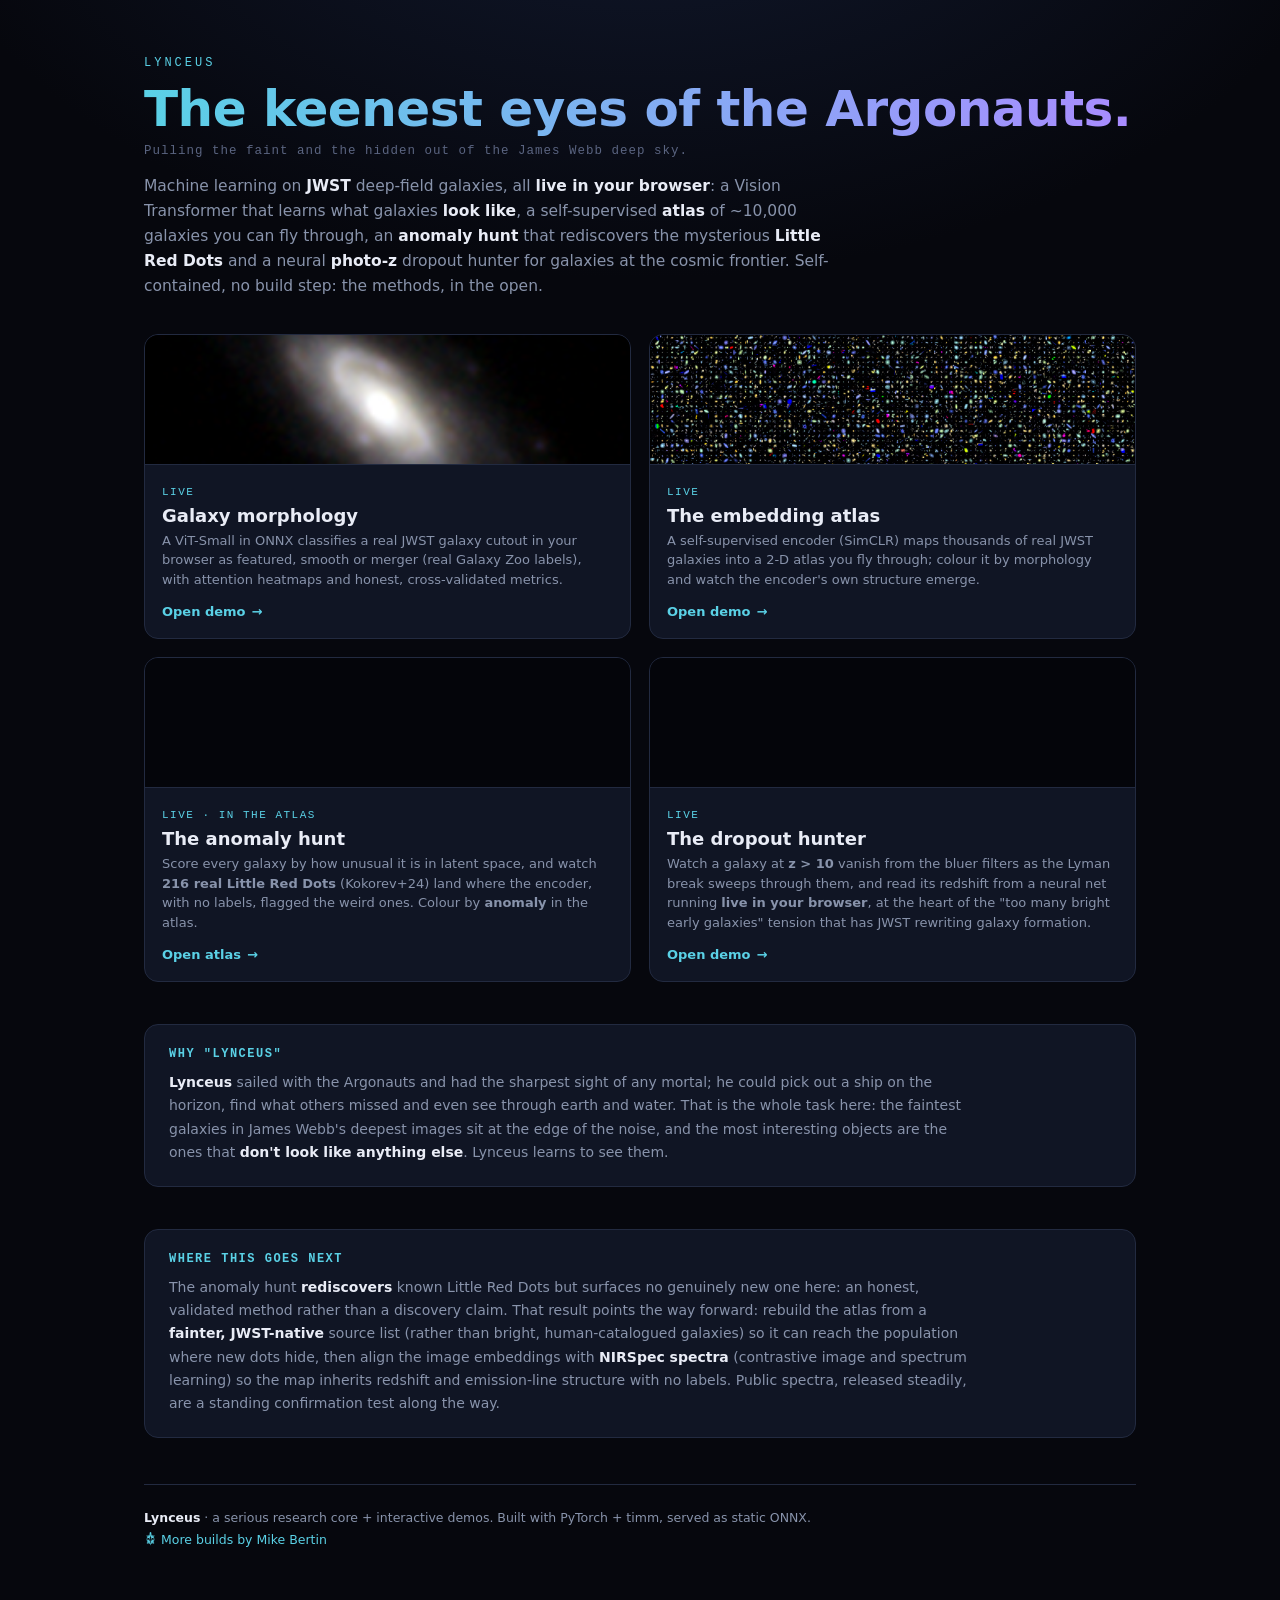
<file: docs/index.html>
<!DOCTYPE html>
<html lang="en">
<head>
<meta charset="utf-8">
<meta name="viewport" content="width=device-width, initial-scale=1">
<title>Lynceus · Machine learning on the JWST deep sky</title>
<meta name="description" content="The keenest-sighted of the Argonauts: machine learning on James Webb deep-field galaxies, live in your browser. A Vision Transformer morphology classifier, a self-supervised atlas of ~10,000 galaxies, a Little Red Dot anomaly hunt and a neural photometric-redshift dropout hunter.">
<link rel="icon" href="badge.svg" type="image/svg+xml">
<meta property="og:type" content="website">
<meta property="og:url" content="https://mikebertin.github.io/lynceus/">
<meta property="og:title" content="Lynceus · ML on the JWST deep sky">
<meta property="og:description" content="Four live in-browser demos on real JWST galaxies: morphology (ViT), a self-supervised atlas you fly through, a Little Red Dot anomaly hunt and a neural photo-z dropout hunter.">
<meta property="og:image" content="https://mikebertin.github.io/lynceus/card.png">
<meta property="og:image:width" content="1200">
<meta property="og:image:height" content="630">
<meta name="twitter:card" content="summary_large_image">
<meta name="twitter:title" content="Lynceus · ML on the JWST deep sky">
<meta name="twitter:description" content="Four live in-browser demos on real JWST galaxies: morphology, a self-supervised atlas, an anomaly hunt and a neural photo-z dropout hunter.">
<meta name="twitter:image" content="https://mikebertin.github.io/lynceus/card.png">
<link rel="stylesheet" href="shared/theme.css?v=3">
<style>
  h1{font-size:50px;margin:10px 0 6px}
  .lede{font-size:15.5px;max-width:710px}
  .grid{display:grid;grid-template-columns:repeat(2,1fr);gap:18px;margin-top:34px}
  @media(max-width:760px){.grid{grid-template-columns:1fr;max-width:440px;margin-inline:auto}}
  a.card,.card{text-decoration:none;color:inherit;background:var(--panel);border:1px solid var(--line);
    border-radius:14px;overflow:hidden;display:flex;flex-direction:column;transition:transform .15s,border-color .15s,box-shadow .15s}
  a.card:hover{transform:translateY(-4px);box-shadow:0 24px 50px -24px #000;border-color:var(--cyan)}
  .card.soon{opacity:.62}
  .thumb{height:130px;background:#04050a;border-bottom:1px solid var(--line);display:flex;align-items:center;justify-content:center;overflow:hidden}
  .thumb img{width:100%;height:100%;object-fit:cover}
  .body{padding:15px 17px 18px}
  .tag{font-family:var(--mono);font-size:11px;letter-spacing:1.5px;text-transform:uppercase;color:var(--cyan)}
  .body h2{font-size:18px;margin:6px 0 5px}
  .body p{color:var(--muted);font-size:13px;line-height:1.5;margin:0 0 12px}
  .open{font-size:13px;font-weight:600;color:var(--cyan);display:inline-flex;gap:6px}
  .soontag{font-family:var(--mono);font-size:11px;letter-spacing:1px;color:var(--muted);
    border:1px solid var(--line);border-radius:20px;padding:3px 10px;display:inline-block}
  .thread{margin-top:42px;background:var(--panel);border:1px solid var(--line);border-radius:14px;padding:22px 24px}
  .thread h3{font-size:12px;margin:0 0 10px;font-family:var(--mono);letter-spacing:1.5px;text-transform:uppercase;color:var(--cyan)}
  .thread p{color:var(--muted);font-size:14px;line-height:1.66;margin:0;max-width:800px}
  .thread b{color:var(--ink)}
</style>
</head>
<body>
<div class="wrap">
  <header>
    <div class="badge">Lynceus</div>
    <h1 class="grad">The keenest eyes of the Argonauts.</h1>
    <p class="sub">Pulling the faint and the hidden out of the James Webb deep sky.</p>
    <p class="lede" style="margin-top:16px">
      Machine learning on <b>JWST</b> deep-field galaxies, all <b>live in your browser</b>: a Vision
      Transformer that learns what galaxies <b>look like</b>, a self-supervised <b>atlas</b> of
      ~10,000 galaxies you can fly through, an <b>anomaly hunt</b> that rediscovers the mysterious
      <b>Little Red Dots</b> and a neural <b>photo-z</b> dropout hunter for galaxies at the cosmic
      frontier. Self-contained, no build step: the methods, in the open.
    </p>
  </header>

  <div class="grid">
    <a class="card" href="morphology/">
      <div class="thumb" id="thumb"></div>
      <div class="body">
        <span class="tag">Live</span>
        <h2>Galaxy morphology</h2>
        <p>A ViT-Small in ONNX classifies a real JWST galaxy cutout in your browser as featured, smooth or merger (real Galaxy Zoo labels), with attention heatmaps and honest,
           cross-validated metrics.</p>
        <span class="open">Open demo <span class="arr">→</span></span>
      </div>
    </a>

    <a class="card" href="atlas/">
      <div class="thumb"><img src="atlas/sprites.jpg" alt="atlas"></div>
      <div class="body">
        <span class="tag">Live</span>
        <h2>The embedding atlas</h2>
        <p>A self-supervised encoder (SimCLR) maps thousands of real JWST galaxies into a 2-D atlas
           you fly through; colour it by morphology and watch the encoder's own structure emerge.</p>
        <span class="open">Open demo <span class="arr">→</span></span>
      </div>
    </a>

    <a class="card" href="atlas/">
      <div class="thumb"></div>
      <div class="body">
        <span class="tag">Live · in the atlas</span>
        <h2>The anomaly hunt</h2>
        <p>Score every galaxy by how unusual it is in latent space, and watch <b>216 real
           Little Red Dots</b> (Kokorev+24) land where the encoder, with no labels, flagged the
           weird ones. Colour by <b>anomaly</b> in the atlas.</p>
        <span class="open">Open atlas <span class="arr">→</span></span>
      </div>
    </a>

    <a class="card" href="dropout/">
      <div class="thumb"></div>
      <div class="body">
        <span class="tag">Live</span>
        <h2>The dropout hunter</h2>
        <p>Watch a galaxy at <b>z &gt; 10</b> vanish from the bluer filters as the Lyman break sweeps
           through them, and read its redshift from a neural net running <b>live in your browser</b>, at the heart of the "too many bright early galaxies" tension that has JWST rewriting galaxy formation.</p>
        <span class="open">Open demo <span class="arr">→</span></span>
      </div>
    </a>
  </div>

  <div class="thread">
    <h3>Why "Lynceus"</h3>
    <p>
      <b>Lynceus</b> sailed with the Argonauts and had the sharpest sight of any mortal; he could
      pick out a ship on the horizon, find what others missed and even see through earth and water. That
      is the whole task here: the faintest galaxies in James Webb's deepest images sit at the edge of
      the noise, and the most interesting objects are the ones that <b>don't look like anything else</b>.
      Lynceus learns to see them.
    </p>
  </div>

  <div class="thread">
    <h3>Where this goes next</h3>
    <p>
      The anomaly hunt <b>rediscovers</b> known Little Red Dots but surfaces no genuinely new one here: an honest, validated method rather than a discovery claim. That result points the way
      forward: rebuild the atlas from a <b>fainter, JWST-native</b> source list (rather than
      bright, human-catalogued galaxies) so it can reach the population where new dots hide, then
      align the image embeddings with <b>NIRSpec spectra</b> (contrastive image and spectrum learning) so the map inherits redshift and emission-line structure with no labels. Public spectra,
      released steadily, are a standing confirmation test along the way.
    </p>
  </div>

  <footer>
    <b>Lynceus</b> · a serious research core + interactive demos.
    Built with PyTorch + timm, served as static ONNX. <span id="src"></span>
    <br><span class="hub"><img src="badge.svg" alt="" width="13" height="16"> <a href="https://mikebertin.github.io/">More builds by Mike Bertin</a></span>
  </footer>
</div>
<script>
  // Use a gallery cutout as the landing thumbnail if available.
  fetch("morphology/gallery.json").then(r=>r.json()).then(g=>{
    if(!g.length) return;
    const pick=g.find(x=>x.label==="disk")||g[0];
    const im=document.createElement("img");
    im.src="morphology/"+pick.img;
    document.getElementById("thumb").appendChild(im);
  }).catch(()=>{});
</script>
</body>
</html>
</file>
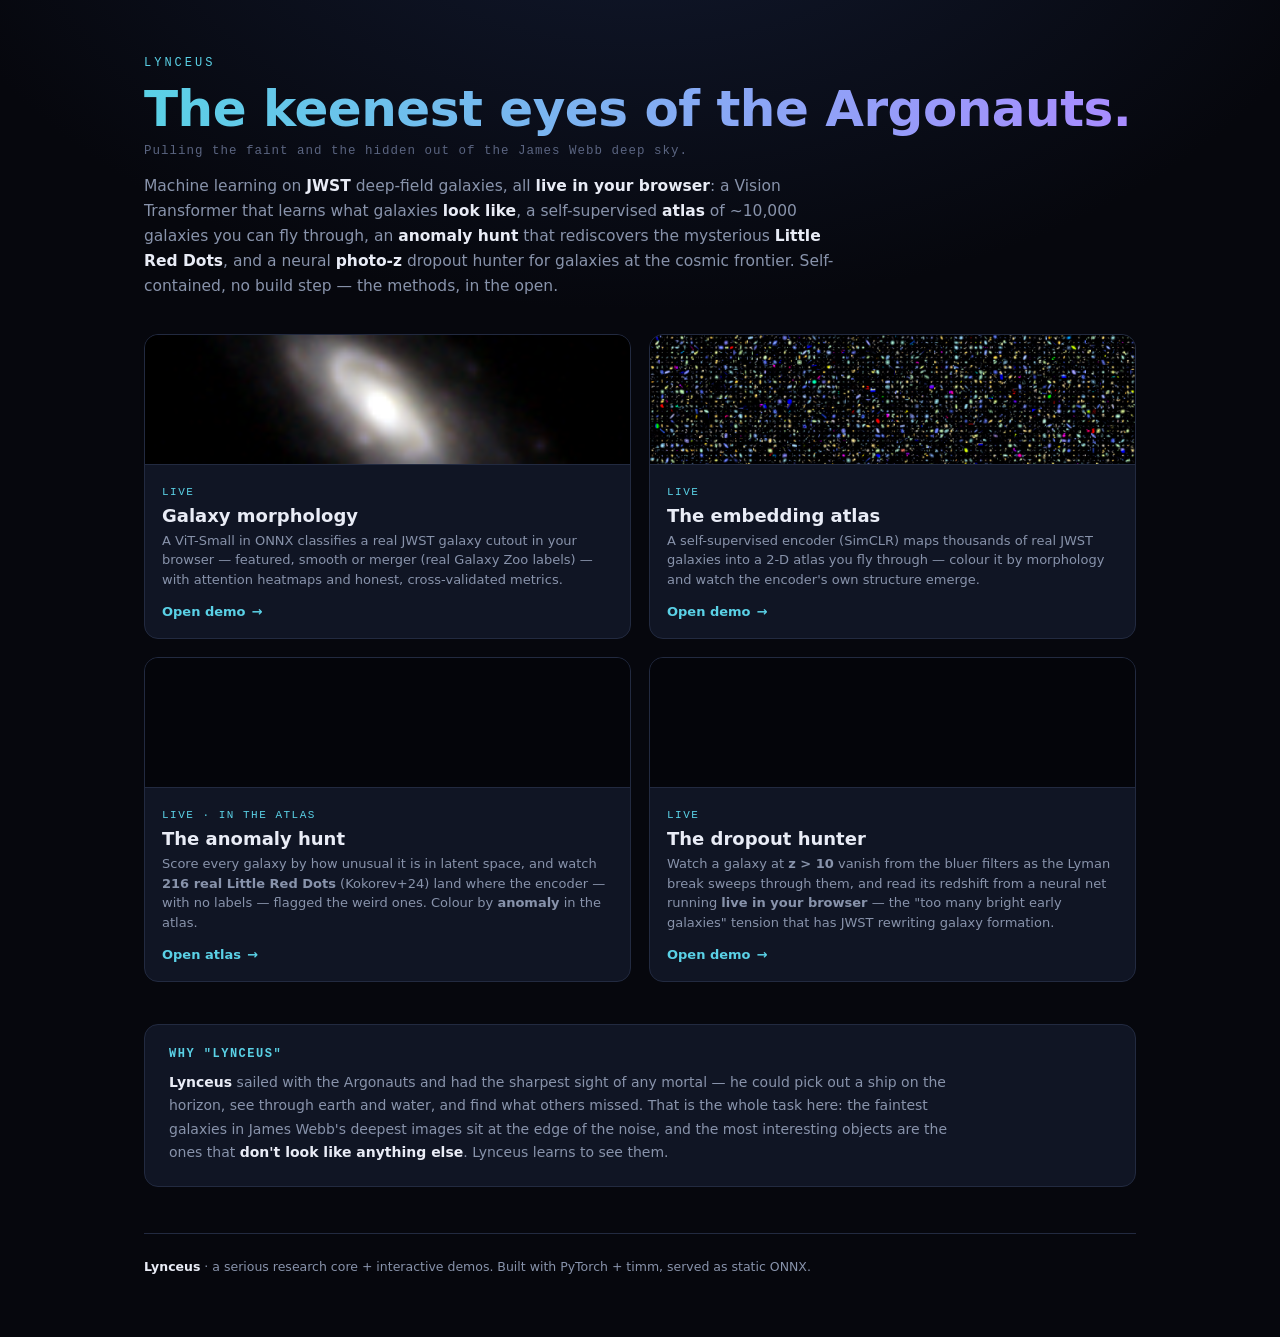
<file: web/index.html>
<!DOCTYPE html>
<html lang="en">
<head>
<meta charset="utf-8">
<meta name="viewport" content="width=device-width, initial-scale=1">
<title>Lynceus — Machine learning on the JWST deep sky</title>
<meta name="description" content="The keenest-sighted of the Argonauts: machine learning on James Webb deep-field galaxies, live in your browser. A Vision Transformer morphology classifier, a self-supervised atlas of ~10,000 galaxies, a Little Red Dot anomaly hunt, and a neural photometric-redshift dropout hunter.">
<link rel="icon" href="shared/favicon.svg" type="image/svg+xml">
<meta property="og:type" content="website">
<meta property="og:title" content="Lynceus — ML on the JWST deep sky">
<meta property="og:description" content="Four live in-browser demos on real JWST galaxies: morphology (ViT), a self-supervised atlas you fly through, a Little Red Dot anomaly hunt, and a neural photo-z dropout hunter.">
<meta name="twitter:card" content="summary">
<meta name="twitter:title" content="Lynceus — ML on the JWST deep sky">
<meta name="twitter:description" content="Four live in-browser demos on real JWST galaxies: morphology, a self-supervised atlas, an anomaly hunt, and a neural photo-z dropout hunter.">
<link rel="stylesheet" href="shared/theme.css?v=2">
<style>
  h1{font-size:50px;margin:10px 0 6px}
  .lede{font-size:15.5px;max-width:710px}
  .grid{display:grid;grid-template-columns:repeat(2,1fr);gap:18px;margin-top:34px}
  @media(max-width:760px){.grid{grid-template-columns:1fr;max-width:440px;margin-inline:auto}}
  a.card,.card{text-decoration:none;color:inherit;background:var(--panel);border:1px solid var(--line);
    border-radius:14px;overflow:hidden;display:flex;flex-direction:column;transition:transform .15s,border-color .15s,box-shadow .15s}
  a.card:hover{transform:translateY(-4px);box-shadow:0 24px 50px -24px #000;border-color:var(--cyan)}
  .card.soon{opacity:.62}
  .thumb{height:130px;background:#04050a;border-bottom:1px solid var(--line);display:flex;align-items:center;justify-content:center;overflow:hidden}
  .thumb img{width:100%;height:100%;object-fit:cover}
  .body{padding:15px 17px 18px}
  .tag{font-family:var(--mono);font-size:11px;letter-spacing:1.5px;text-transform:uppercase;color:var(--cyan)}
  .body h2{font-size:18px;margin:6px 0 5px}
  .body p{color:var(--muted);font-size:13px;line-height:1.5;margin:0 0 12px}
  .open{font-size:13px;font-weight:600;color:var(--cyan);display:inline-flex;gap:6px}
  .soontag{font-family:var(--mono);font-size:11px;letter-spacing:1px;color:var(--muted);
    border:1px solid var(--line);border-radius:20px;padding:3px 10px;display:inline-block}
  .thread{margin-top:42px;background:var(--panel);border:1px solid var(--line);border-radius:14px;padding:22px 24px}
  .thread h3{font-size:12px;margin:0 0 10px;font-family:var(--mono);letter-spacing:1.5px;text-transform:uppercase;color:var(--cyan)}
  .thread p{color:var(--muted);font-size:14px;line-height:1.66;margin:0;max-width:800px}
  .thread b{color:var(--ink)}
</style>
</head>
<body>
<div class="wrap">
  <header>
    <div class="badge">Lynceus</div>
    <h1 class="grad">The keenest eyes of the Argonauts.</h1>
    <p class="sub">Pulling the faint and the hidden out of the James Webb deep sky.</p>
    <p class="lede" style="margin-top:16px">
      Machine learning on <b>JWST</b> deep-field galaxies, all <b>live in your browser</b>: a Vision
      Transformer that learns what galaxies <b>look like</b>, a self-supervised <b>atlas</b> of
      ~10,000 galaxies you can fly through, an <b>anomaly hunt</b> that rediscovers the mysterious
      <b>Little Red Dots</b>, and a neural <b>photo-z</b> dropout hunter for galaxies at the cosmic
      frontier. Self-contained, no build step — the methods, in the open.
    </p>
  </header>

  <div class="grid">
    <a class="card" href="morphology/">
      <div class="thumb" id="thumb"></div>
      <div class="body">
        <span class="tag">Live</span>
        <h2>Galaxy morphology</h2>
        <p>A ViT-Small in ONNX classifies a real JWST galaxy cutout in your browser — featured,
           smooth or merger (real Galaxy Zoo labels) — with attention heatmaps and honest,
           cross-validated metrics.</p>
        <span class="open">Open demo <span class="arr">→</span></span>
      </div>
    </a>

    <a class="card" href="atlas/">
      <div class="thumb"><img src="atlas/sprites.jpg" alt="atlas"></div>
      <div class="body">
        <span class="tag">Live</span>
        <h2>The embedding atlas</h2>
        <p>A self-supervised encoder (SimCLR) maps thousands of real JWST galaxies into a 2-D atlas
           you fly through — colour it by morphology and watch the encoder's own structure emerge.</p>
        <span class="open">Open demo <span class="arr">→</span></span>
      </div>
    </a>

    <a class="card" href="atlas/">
      <div class="thumb"></div>
      <div class="body">
        <span class="tag">Live · in the atlas</span>
        <h2>The anomaly hunt</h2>
        <p>Score every galaxy by how unusual it is in latent space, and watch <b>216 real
           Little Red Dots</b> (Kokorev+24) land where the encoder — with no labels — flagged the
           weird ones. Colour by <b>anomaly</b> in the atlas.</p>
        <span class="open">Open atlas <span class="arr">→</span></span>
      </div>
    </a>

    <a class="card" href="dropout/">
      <div class="thumb"></div>
      <div class="body">
        <span class="tag">Live</span>
        <h2>The dropout hunter</h2>
        <p>Watch a galaxy at <b>z &gt; 10</b> vanish from the bluer filters as the Lyman break sweeps
           through them, and read its redshift from a neural net running <b>live in your browser</b> —
           the "too many bright early galaxies" tension that has JWST rewriting galaxy formation.</p>
        <span class="open">Open demo <span class="arr">→</span></span>
      </div>
    </a>
  </div>

  <div class="thread">
    <h3>Why "Lynceus"</h3>
    <p>
      <b>Lynceus</b> sailed with the Argonauts and had the sharpest sight of any mortal — he could
      pick out a ship on the horizon, see through earth and water, and find what others missed. That
      is the whole task here: the faintest galaxies in James Webb's deepest images sit at the edge of
      the noise, and the most interesting objects are the ones that <b>don't look like anything else</b>.
      Lynceus learns to see them.
    </p>
  </div>

  <footer>
    <b>Lynceus</b> · a serious research core + interactive demos.
    Built with PyTorch + timm, served as static ONNX. <span id="src"></span>
  </footer>
</div>
<script>
  // Use a gallery cutout as the landing thumbnail if available.
  fetch("morphology/gallery.json").then(r=>r.json()).then(g=>{
    if(!g.length) return;
    const pick=g.find(x=>x.label==="disk")||g[0];
    const im=document.createElement("img");
    im.src="morphology/"+pick.img;
    document.getElementById("thumb").appendChild(im);
  }).catch(()=>{});
</script>
</body>
</html>
</file>
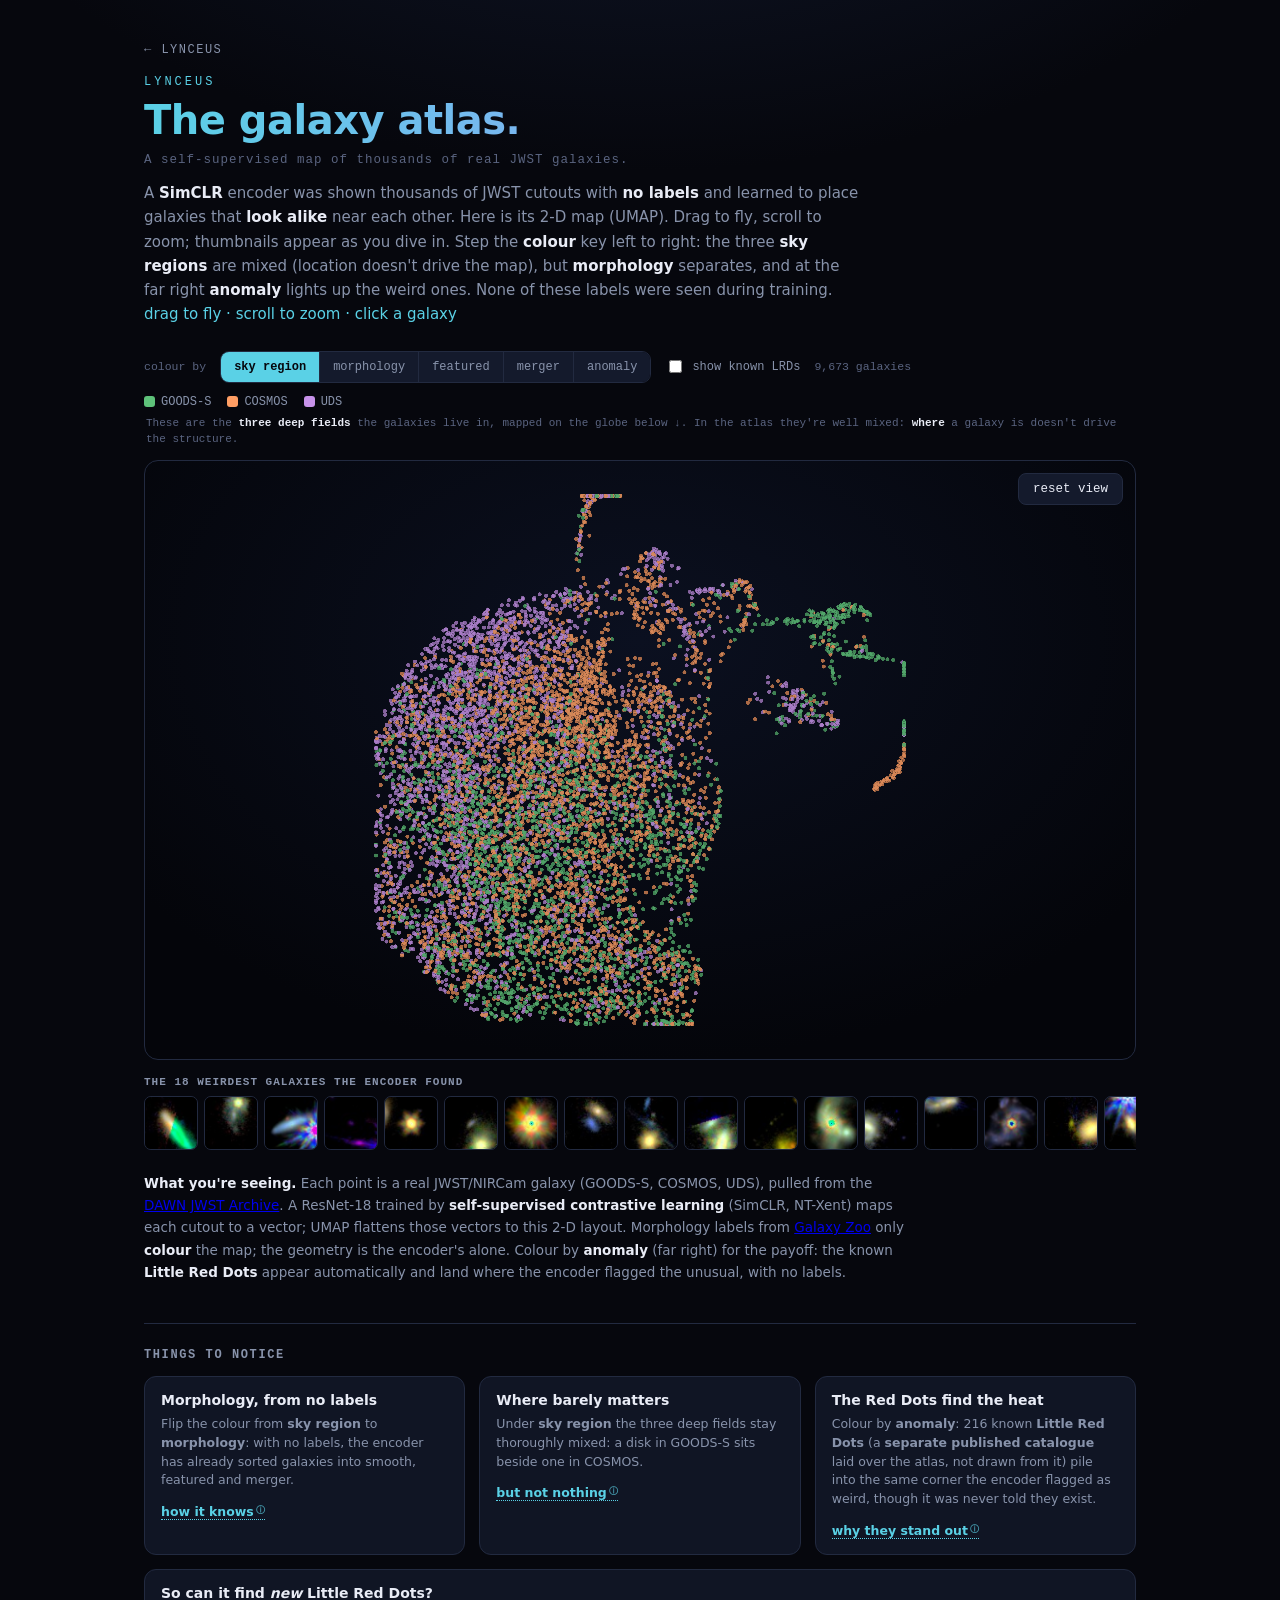
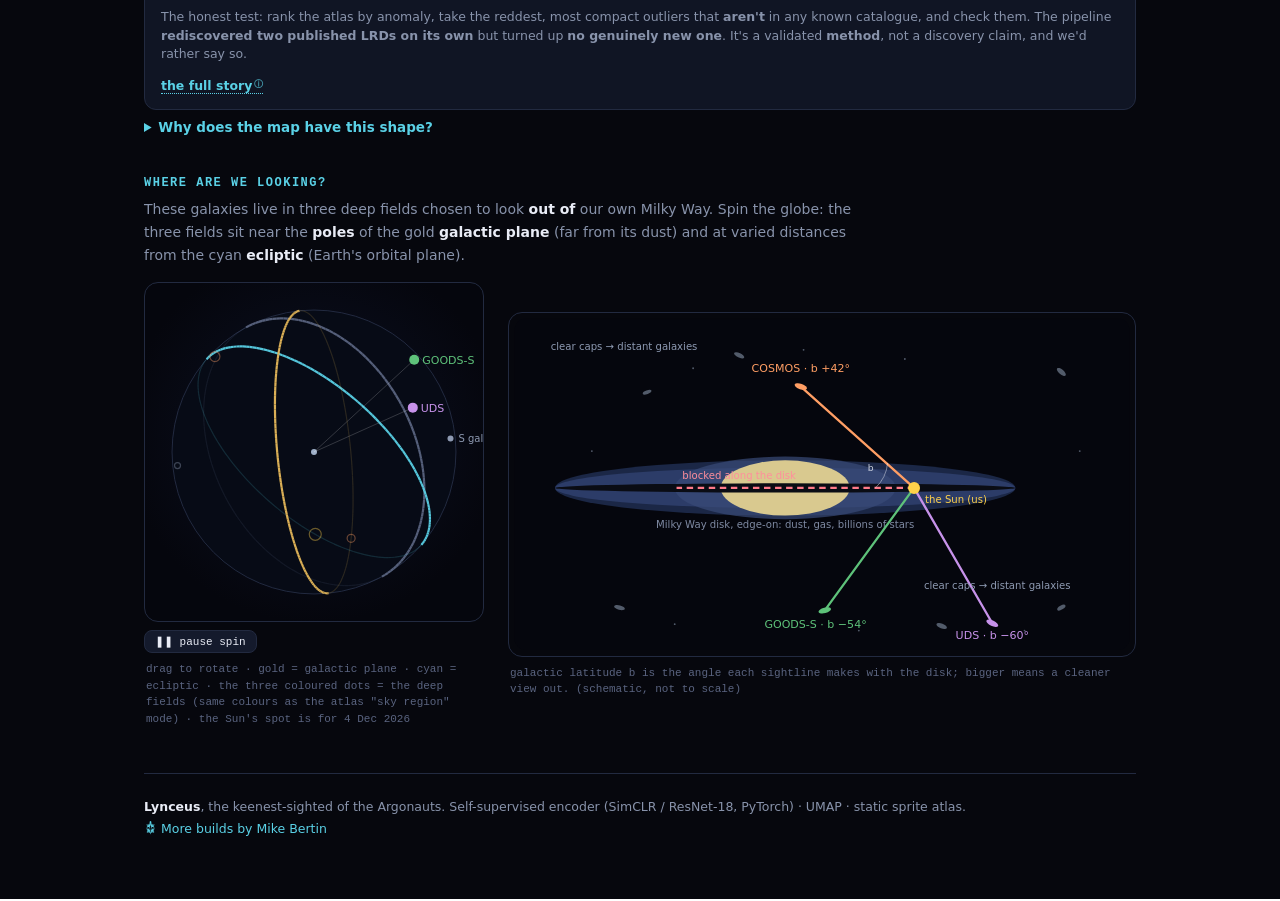
<file: docs/atlas/index.html>
<!DOCTYPE html>
<html lang="en">
<head>
<meta charset="utf-8">
<meta name="viewport" content="width=device-width, initial-scale=1">
<title>Lynceus · The galaxy atlas</title>
<meta name="description" content="Fly through a self-supervised embedding of thousands of real JWST galaxies. A SimCLR encoder learned what galaxies look like with no labels; colour the map by Galaxy Zoo morphology.">
<link rel="icon" href="../badge.svg" type="image/svg+xml">
<meta property="og:type" content="website">
<meta property="og:url" content="https://mikebertin.github.io/lynceus/atlas/">
<meta property="og:title" content="Lynceus · The galaxy atlas">
<meta property="og:description" content="Fly through a self-supervised (SimCLR) embedding of ~10,000 real JWST galaxies. Structure emerges with no labels, and 216 known Little Red Dots light up the anomalous corner the encoder flagged on its own.">
<meta property="og:image" content="https://mikebertin.github.io/lynceus/card.png">
<meta property="og:image:width" content="1200">
<meta property="og:image:height" content="630">
<meta name="twitter:card" content="summary_large_image">
<meta name="twitter:title" content="Lynceus · The galaxy atlas">
<meta name="twitter:description" content="Fly through a self-supervised embedding of ~10,000 real JWST galaxies; morphology and anomalies emerge with no labels.">
<meta name="twitter:image" content="https://mikebertin.github.io/lynceus/card.png">
<link rel="stylesheet" href="../shared/theme.css?v=3">
<style>
  .barrow{display:flex;gap:14px;align-items:center;flex-wrap:wrap;margin:16px 0 12px}
  .seg{display:inline-flex;border:1px solid var(--line);border-radius:9px;overflow:hidden}
  .seg button{font-family:var(--mono);font-size:12px;color:var(--muted);background:var(--panel2);
    border:none;padding:8px 13px;cursor:pointer;border-left:1px solid var(--line)}
  .seg button:first-child{border-left:none}
  .seg button.on{color:#06070d;background:var(--cyan);font-weight:700}
  .seg.on-amber button.on{background:var(--amber)} .seg.on-rose button.on{background:var(--rose)}
  /* on narrow screens let the 5 colour-by options wrap into chips so none clips off-screen */
  @media(max-width:560px){
    .seg{flex-wrap:wrap;overflow:visible;border:none;border-radius:0;gap:6px}
    .seg button,.seg button:first-child{border:1px solid var(--line);border-radius:8px}
  }
  .hint{font-family:var(--mono);font-size:11.5px;color:var(--faint)}
  .legend{display:flex;gap:16px;flex-wrap:wrap;font-family:var(--mono);font-size:12px;color:var(--muted)}
  .legend span{display:inline-flex;align-items:center;gap:6px}
  .legend i{width:11px;height:11px;border-radius:3px;display:inline-block}
  .stage{position:relative;width:100%;height:600px;border:1px solid var(--line);border-radius:14px;
    overflow:hidden;background:radial-gradient(900px 600px at 50% 30%,#0b1020,#04050a 70%);cursor:grab}
  .stage.drag{cursor:grabbing}
  #atlasgl,#atlas{position:absolute;inset:0;width:100%;height:100%;display:block}
  .tip{position:absolute;pointer-events:none;z-index:5;background:#0a0e1aee;border:1px solid var(--line);
    border-radius:10px;padding:8px;opacity:0;transition:opacity .08s;box-shadow:0 18px 40px -18px #000;width:150px}
  .tip img{width:100%;border-radius:6px;display:block;background:#04050a;image-rendering:auto}
  .tip .meta{font-family:var(--mono);font-size:10.5px;color:var(--muted);margin-top:6px;line-height:1.5}
  .tip .meta b{color:var(--ink)}
  .reset{position:absolute;top:12px;right:12px;z-index:6}
  #count{font-family:var(--mono);font-size:11.5px;color:var(--faint)}
  .loading{position:absolute;inset:0;display:flex;align-items:center;justify-content:center;
    font-family:var(--mono);font-size:13px;color:var(--muted);gap:10px;z-index:7;transition:opacity .3s}
  .loading.hide{opacity:0;pointer-events:none}
  .spin{width:16px;height:16px;border:2px solid var(--line);border-top-color:var(--cyan);
    border-radius:50%;animation:spin .8s linear infinite}
  @keyframes spin{to{transform:rotate(360deg)}}
  .detail{position:absolute;left:12px;bottom:12px;z-index:6;width:188px;background:#0a0e1af2;
    border:1px solid var(--line);border-radius:12px;padding:10px;opacity:0;pointer-events:none;
    transition:opacity .15s;box-shadow:0 18px 40px -18px #000}
  .detail.on{opacity:1;pointer-events:auto}
  .detail img{width:100%;border-radius:7px;display:block;background:#04050a;image-rendering:auto}
  .detail .dl{font-family:var(--mono);font-size:11px;color:var(--muted);margin-top:8px;line-height:1.6}
  .detail .dl b{color:var(--ink)} .detail .dl .pill{color:#06070d;padding:1px 7px;border-radius:20px;font-weight:700}
  .detail .x{position:absolute;top:7px;right:9px;cursor:pointer;color:var(--muted);font-size:15px;line-height:1}
  .detail .x:hover{color:var(--ink)}
  .barhint{font-family:var(--mono);font-size:11px;color:var(--faint);margin-left:auto}
  .ctx-h{font-family:var(--mono);font-size:12px;letter-spacing:1.5px;text-transform:uppercase;color:var(--cyan);margin:38px 0 0}
  .ctx-grid{display:grid;grid-template-columns:minmax(0,340px) 1fr;gap:24px;align-items:center;margin-top:16px}
  @media(max-width:760px){.ctx-grid{grid-template-columns:1fr}}
  .globe-wrap{position:relative;width:100%;max-width:340px;aspect-ratio:1;border:1px solid var(--line);
    border-radius:14px;background:radial-gradient(circle at 50% 45%,#0c1124,#05060d 75%);cursor:grab;touch-action:none}
  .globe-wrap:active{cursor:grabbing}
  #globe{display:block;width:100%;height:100%}
  button.spinbtn{margin-top:8px;font-size:11px;padding:4px 10px}
  .cap{font-family:var(--mono);font-size:11px;color:var(--faint);margin:8px 2px 0;line-height:1.5}
  .edge{min-width:0}
  .edge svg{width:100%;height:auto;display:block;border:1px solid var(--line);border-radius:14px}
  .lrdtog{font-family:var(--mono);font-size:12px;color:var(--muted);display:inline-flex;gap:7px;align-items:center;cursor:pointer}
  .lrdtog input{accent-color:#ff5a4d}
  #lrdstat b{color:var(--ink)}
  .weird{margin-top:16px}
  .weird h3{font-family:var(--mono);font-size:11px;letter-spacing:1px;text-transform:uppercase;color:var(--muted);margin:0 0 8px}
  .weirdrow{display:flex;gap:6px;overflow-x:auto;padding-bottom:4px}
  .weirdrow img{width:54px;height:54px;flex:0 0 auto;border-radius:7px;border:1px solid var(--line);cursor:pointer;background:#04050a}
  .weirdrow img:hover{border-color:#ff5a4d}
</style>
</head>
<body>
<div class="wrap">
  <a class="back" href="../">&larr; Lynceus</a>
  <header>
    <div class="badge">Lynceus</div>
    <h1 class="grad">The galaxy atlas.</h1>
    <p class="sub">A self-supervised map of thousands of real JWST galaxies.</p>
    <p class="lede" style="margin-top:14px">
      A <b>SimCLR</b> encoder was shown thousands of JWST cutouts with <b>no labels</b> and learned
      to place galaxies that <b>look alike</b> near each other. Here is its 2-D map (UMAP). Drag to
      fly, scroll to zoom; thumbnails appear as you dive in. Step the <b>colour</b> key left to right:
      the three <b>sky regions</b> are mixed (location doesn't drive the map), but <b>morphology</b>
      separates, and at the far right <b>anomaly</b> lights up the weird ones. None of these labels
      were seen during training. <span id="status">loading atlas…</span>
    </p>
  </header>

  <div class="barrow">
    <span class="hint">colour by</span>
    <div class="seg" id="colorseg">
      <button data-mode="region" class="on">sky region</button>
      <button data-mode="morph">morphology</button>
      <button data-mode="featured">featured</button>
      <button data-mode="merger">merger</button>
      <button data-mode="anomaly">anomaly</button>
    </div>
    <label class="lrdtog"><input type="checkbox" id="lrdToggle"> show known LRDs</label>
    <span id="count"></span>
  </div>

  <div class="legend" id="legend"></div>
  <p id="lrdstat" class="cap" style="margin-top:6px"></p>

  <div class="stage" id="stage" style="margin-top:12px">
    <canvas id="atlasgl"></canvas>
    <canvas id="atlas"></canvas>
    <button class="ghost reset" id="reset">reset view</button>
    <div class="tip" id="tip"></div>
    <div class="detail" id="detail"></div>
    <div class="loading" id="loading"><span class="spin"></span> loading atlas…</div>
  </div>

  <div class="weird" id="weird"></div>

  <p class="note">
    <b>What you're seeing.</b> Each point is a real JWST/NIRCam galaxy (GOODS-S, COSMOS, UDS), pulled
    from the <a href="https://dawn-cph.github.io/dja/">DAWN JWST Archive</a>. A ResNet-18 trained by
    <b>self-supervised contrastive learning</b> (SimCLR, NT-Xent) maps each cutout to a vector; UMAP
    flattens those vectors to this 2-D layout. Morphology labels from
    <a href="https://data.galaxyzoo.org/">Galaxy Zoo</a> only <b>colour</b> the map; the geometry is
    the encoder's alone. Colour by <b>anomaly</b> (far right) for the payoff: the known
    <b>Little Red Dots</b> appear automatically and land where the encoder flagged the unusual, with no labels.
  </p>

  <section class="notice">
    <h2 class="notice-title">Things to notice</h2>
    <div class="notice-grid">
      <div class="ncard">
        <h3>Morphology, from no labels</h3>
        <p>Flip the colour from <b>sky region</b> to <b>morphology</b>: with no labels, the encoder
           has already sorted galaxies into smooth, featured and merger.</p>
        <span class="x why">how it knows</span>
        <div class="explain"><h4>It only ever saw pixels</h4>
          <p>SimCLR pulls two random crops of the <b>same</b> cutout together and pushes different
             galaxies apart, so look-alikes end up neighbours.</p>
          <p class="muted">The Galaxy Zoo votes only <b>colour</b> the finished map; they never
             touched training.</p></div>
      </div>
      <div class="ncard">
        <h3>Where barely matters</h3>
        <p>Under <b>sky region</b> the three deep fields stay thoroughly mixed: a disk in GOODS-S
           sits beside one in COSMOS.</p>
        <span class="x why">but not nothing</span>
        <div class="explain"><h4>A faint survey fingerprint</h4>
          <p>A classifier can still guess the field <b>63%</b> of the time (&plusmn;0.5% across folds,
             vs 41% by chance), but that's mostly survey <b>depth and PSF</b>, not real structure.</p>
          <p class="muted">And the Red-Dot signal isn't a depth artefact: retrain the encoder with a
             whole field held out, and the anomaly enrichment on that unseen field survives, so it's
             about galaxies, not the survey.</p></div>
      </div>
      <div class="ncard">
        <h3>The Red Dots find the heat</h3>
        <p>Colour by <b>anomaly</b>: 216 known <b>Little Red Dots</b> (a <b>separate published
           catalogue</b> laid over the atlas, not drawn from it) pile into the same corner the encoder
           flagged as weird, though it was never told they exist.</p>
        <span class="x why">why they stand out</span>
        <div class="explain"><h4>Compact <i>and</i> red = isolated</h4>
          <p>LRDs are compact, uncommon and genuinely <b>red</b>, so they sit far from everything in
             latent space → a high anomaly score (<b>7.4&times;</b> enriched in the top 10%; 95% CI
             6.8&ndash;7.9&times;, p&lt;0.0001 against a random-galaxy null). The 216 are
             every known Little Red Dot in these fields, a fixed set.</p>
          <p class="muted">The encoder is <b>point-source aware</b>: each cutout is centred on its
             source and stretched against the real sky noise, so empty sky stays dark instead of
             becoming colour static. That sharpened the signal from ~5&times; to <b>7.4&times;</b>, and it holds up even on a deep field the encoder was never trained on.</p></div>
      </div>
      <div class="ncard" style="grid-column:1/-1">
        <h3>So can it find <i>new</i> Little Red Dots?</h3>
        <p>The honest test: rank the atlas by anomaly, take the reddest, most compact outliers that
           <b>aren't</b> in any known catalogue, and check them. The pipeline <b>rediscovered two
           published LRDs on its own</b> but turned up <b>no genuinely new one</b>. It's a validated
           <b>method</b>, not a discovery claim, and we'd rather say so.</p>
        <span class="x why">the full story</span>
        <div class="explain"><h4>Rediscovery yes, discovery no, and we can show why</h4>
          <p>The two rediscoveries (Akins+24 COSMOS-Web dots, matched to 0.14&Prime;) are the real win:
             the encoder flagged them with <b>no labels</b>, and they pass the published selection cuts: an end-to-end validation. The rest of the shortlist looked red only in <b>quick-look</b>
             photometry; measured in the <b>full survey catalogues</b> they come out at
             F277W&minus;F444W&nbsp;&approx;&nbsp;0, not the &approx;1 of a real Red Dot.</p>
          <p class="muted">The reason is built in: this atlas is seeded from <b>bright, human-classified</b>
             Galaxy&nbsp;Zoo galaxies, so it can't reach the <b>faint</b> population where undiscovered
             Red Dots hide. Catching those needs a fainter, JWST-native starting sample, the next build.</p></div>
      </div>
    </div>
  </section>

  <details class="note" style="margin-top:6px">
    <summary style="cursor:pointer;color:var(--cyan);font-weight:600">Why does the map have this shape?</summary>
    <div style="margin-top:10px">
      <b>The outline is the projection's, not the galaxies'.</b> UMAP squeezes the encoder's
      512-dimensional vectors down to 2-D; the overall silhouette depends on UMAP's settings and a
      random seed. Change them and the blob reshapes, but <b>which galaxies sit together</b> stays
      put. Read it like a subway map: adjacency is meaningful and the outline isn't; the axes have
      no units.<br><br>
      <b>It's one connected cloud, not separate islands</b>, because morphology is a continuum (smooth blends into featured blends into disturbed), so colour shifts gradually instead of
      snapping into clusters.<br><br>
      <b>Dense vs sparse = common vs rare appearance.</b> The crowded interior is the big population
      of small, smooth sources; the thin spikes reaching the edges are unusual cutouts (very compact,
      very extended, or artefacts) that the layout flings outward. Those outliers are exactly what
      the <b>anomaly</b> colour mode scores, and where the known Little Red Dots land.<br><br>
      <b>Two colour caveats.</b> The sizes of the morphology-coloured regions reflect our balanced
      sampling, not the true sky mix; and under <b>sky region</b> the colours stay intermixed, confirming the geometry follows what galaxies <i>look like</i>, not where they are.
    </div>
  </details>

  <h2 class="ctx-h">Where are we looking?</h2>
  <p class="lede" style="margin-top:8px;font-size:14px">
    These galaxies live in three deep fields chosen to look <b>out of</b> our own Milky Way. Spin the
    globe: the three fields sit near the <b>poles</b> of the gold <b>galactic plane</b> (far from
    its dust) and at varied distances from the cyan <b>ecliptic</b> (Earth's orbital plane).
  </p>
  <div class="ctx-grid">
    <div>
      <div class="globe-wrap"><canvas id="globe"></canvas></div>
      <button class="ghost spinbtn" id="globeSpin" type="button">❚❚ pause spin</button>
      <p class="cap">drag to rotate · gold = galactic plane · cyan = ecliptic · the three coloured dots = the deep fields (same colours as the atlas "sky region" mode) · the Sun's spot is for <span id="sundate">today</span></p>
    </div>
    <div class="edge">
      <svg viewBox="0 0 680 372" role="img" xmlns="http://www.w3.org/2000/svg">
        <title>Edge-on cutaway: sightlines from the Sun out of the galactic disk to the deep fields</title>
        <desc>The Milky Way drawn edge-on. A sightline along the disk is blocked; sightlines to COSMOS, GOODS-S and UDS leave the disk steeply into the clear galactic caps.</desc>
        <rect x="6" y="6" width="668" height="360" rx="12" fill="#05060d"/>
        <g fill="#9fb0c8" fill-opacity="0.5">
          <ellipse cx="250" cy="46" rx="6" ry="2.4" transform="rotate(25 250 46)"/>
          <ellipse cx="150" cy="86" rx="5" ry="2" transform="rotate(-20 150 86)"/>
          <ellipse cx="600" cy="64" rx="6" ry="2.6" transform="rotate(40 600 64)"/>
          <ellipse cx="120" cy="320" rx="6" ry="2.4" transform="rotate(15 120 320)"/>
          <ellipse cx="600" cy="320" rx="5" ry="2.2" transform="rotate(-30 600 320)"/>
          <ellipse cx="470" cy="340" rx="6" ry="2.6" transform="rotate(20 470 340)"/>
          <circle cx="200" cy="60" r="1"/><circle cx="320" cy="40" r="1"/><circle cx="430" cy="50" r="1"/>
          <circle cx="90" cy="150" r="1"/><circle cx="620" cy="150" r="1"/><circle cx="180" cy="338" r="1"/>
          <circle cx="560" cy="345" r="1"/><circle cx="380" cy="345" r="1"/>
        </g>
        <ellipse cx="300" cy="190" rx="250" ry="30" fill="#1b2746"/>
        <ellipse cx="300" cy="190" rx="250" ry="22" fill="#2c3c68"/>
        <ellipse cx="300" cy="190" rx="120" ry="34" fill="#3a4a78" fill-opacity="0.7"/>
        <ellipse cx="300" cy="190" rx="70" ry="30" fill="#d9c98f"/>
        <ellipse cx="300" cy="190" rx="250" ry="5" fill="#0a0c14"/>
        <text x="300" y="234" fill="#7f8aa3" font-size="11" text-anchor="middle">Milky Way disk, edge-on: dust, gas, billions of stars</text>
        <line x1="440" y1="190" x2="182" y2="190" stroke="#ff7a8a" stroke-width="2.5" stroke-dasharray="7 5"/>
        <text x="250" y="180" fill="#ff8e9c" font-size="11" text-anchor="middle">blocked along the disk</text>
        <g stroke-width="2.5" fill="none" stroke-linecap="round">
          <line x1="440" y1="190" x2="317" y2="80" stroke="#ff9e64"/>
          <line x1="440" y1="190" x2="343" y2="323" stroke="#5ec27a"/>
          <line x1="440" y1="190" x2="525" y2="337" stroke="#c792ea"/>
        </g>
        <path d="M398 190 A42 42 0 0 0 411.3 162.8" fill="none" stroke="#e6e9f2" stroke-opacity="0.5" stroke-width="1"/>
        <text x="396" y="172" fill="#cdd3e0" font-size="10" text-anchor="end">b</text>
        <ellipse cx="317" cy="80" rx="7" ry="3" transform="rotate(20 317 80)" fill="#ff9e64"/>
        <ellipse cx="343" cy="323" rx="7" ry="3" transform="rotate(-15 343 323)" fill="#5ec27a"/>
        <ellipse cx="525" cy="337" rx="7" ry="3" transform="rotate(25 525 337)" fill="#c792ea"/>
        <text x="317" y="64" fill="#ff9e64" font-size="12" text-anchor="middle">COSMOS · b +42°</text>
        <text x="333" y="342" fill="#5ec27a" font-size="12" text-anchor="middle">GOODS-S · b −54°</text>
        <text x="525" y="354" fill="#c792ea" font-size="12" text-anchor="middle">UDS · b −60°</text>
        <circle cx="440" cy="190" r="6.5" fill="#ffd24a"/>
        <text x="452" y="206" fill="#ffd24a" font-size="11" text-anchor="start">the Sun (us)</text>
        <text x="125" y="40" fill="#8e9ab2" font-size="11" text-anchor="middle">clear caps → distant galaxies</text>
        <text x="610" y="300" fill="#8e9ab2" font-size="11" text-anchor="end">clear caps → distant galaxies</text>
      </svg>
      <p class="cap">galactic latitude b is the angle each sightline makes with the disk; bigger means a cleaner view out. (schematic, not to scale)</p>
    </div>
  </div>

  <footer>
    <b>Lynceus</b>, the keenest-sighted of the Argonauts.
    Self-supervised encoder (SimCLR / ResNet-18, PyTorch) · UMAP · static sprite atlas.
    <br><span class="hub"><img src="../badge.svg" alt="" width="13" height="16"> <a href="https://mikebertin.github.io/">More builds by Mike Bertin</a></span>
  </footer>
</div>
<div id="pop"></div>
<script src="app.js?v=17"></script>
<script src="skymap.js?v=4"></script>
<script src="../shared/notice.js?v=1"></script>
</body>
</html>
</file>
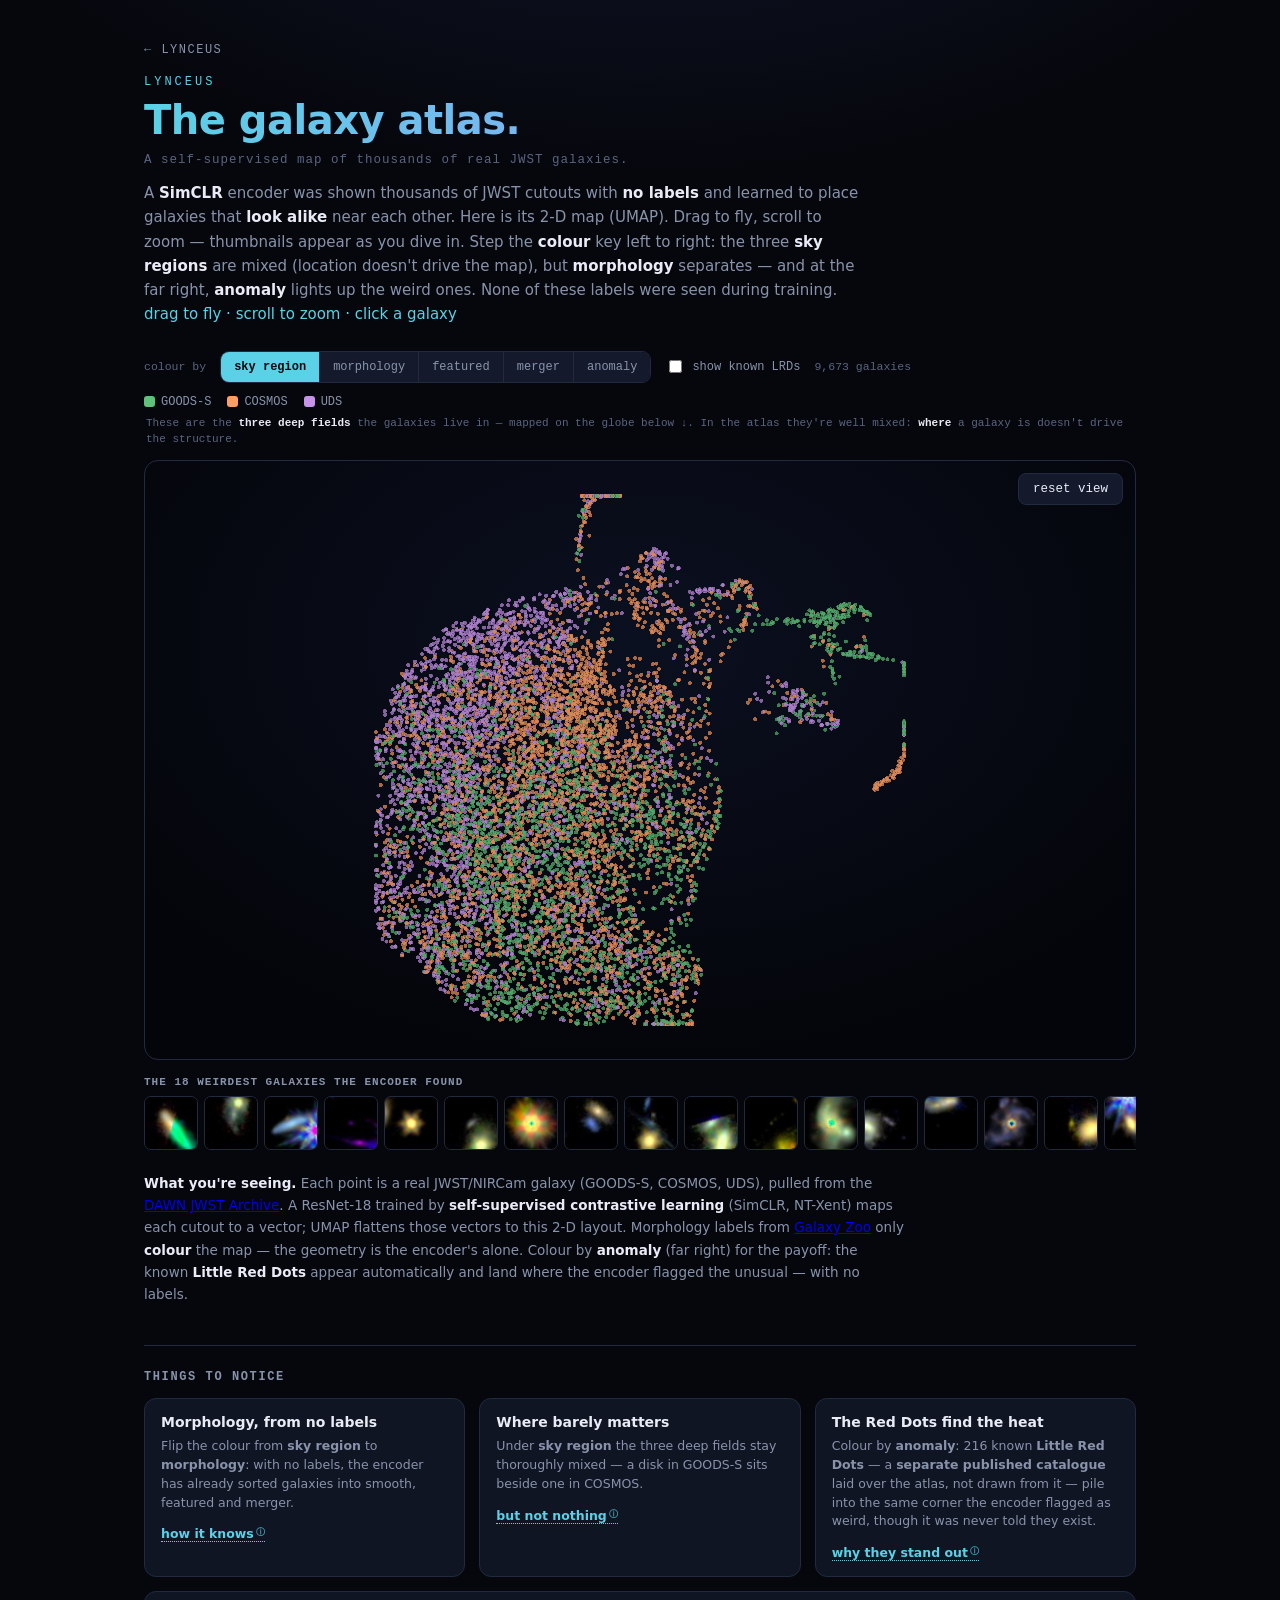
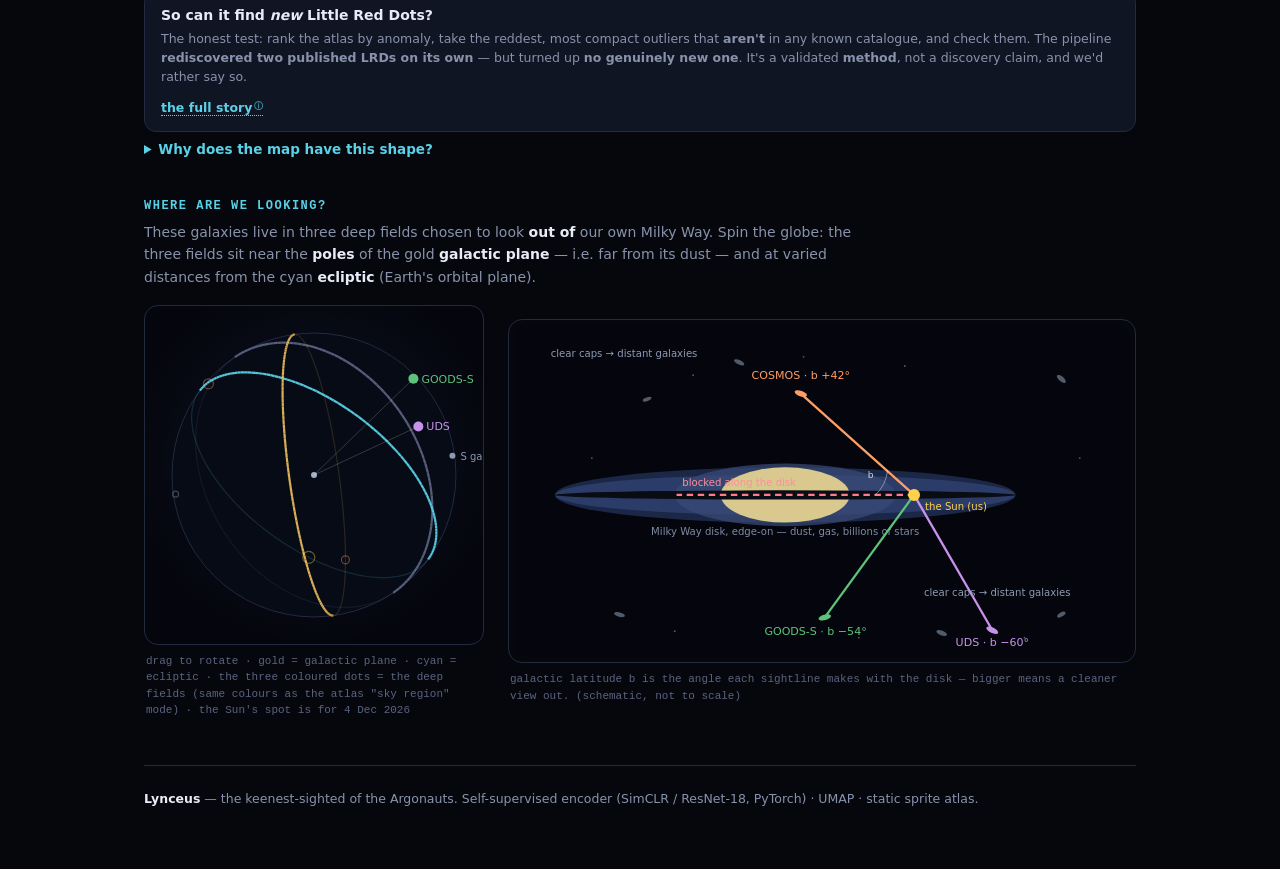
<file: web/atlas/index.html>
<!DOCTYPE html>
<html lang="en">
<head>
<meta charset="utf-8">
<meta name="viewport" content="width=device-width, initial-scale=1">
<title>Lynceus — The galaxy atlas</title>
<meta name="description" content="Fly through a self-supervised embedding of thousands of real JWST galaxies. A SimCLR encoder learned what galaxies look like with no labels; colour the map by Galaxy Zoo morphology.">
<link rel="icon" href="../shared/favicon.svg" type="image/svg+xml">
<meta property="og:type" content="website">
<meta property="og:title" content="Lynceus — The galaxy atlas">
<meta property="og:description" content="Fly through a self-supervised (SimCLR) embedding of ~10,000 real JWST galaxies. Structure emerges with no labels, and 216 known Little Red Dots light up the anomalous corner the encoder flagged on its own.">
<meta name="twitter:card" content="summary">
<meta name="twitter:title" content="Lynceus — The galaxy atlas">
<meta name="twitter:description" content="Fly through a self-supervised embedding of ~10,000 real JWST galaxies; morphology and anomalies emerge with no labels.">
<link rel="stylesheet" href="../shared/theme.css?v=2">
<style>
  .barrow{display:flex;gap:14px;align-items:center;flex-wrap:wrap;margin:16px 0 12px}
  .seg{display:inline-flex;border:1px solid var(--line);border-radius:9px;overflow:hidden}
  .seg button{font-family:var(--mono);font-size:12px;color:var(--muted);background:var(--panel2);
    border:none;padding:8px 13px;cursor:pointer;border-left:1px solid var(--line)}
  .seg button:first-child{border-left:none}
  .seg button.on{color:#06070d;background:var(--cyan);font-weight:700}
  .seg.on-amber button.on{background:var(--amber)} .seg.on-rose button.on{background:var(--rose)}
  /* on narrow screens let the 5 colour-by options wrap into chips so none clips off-screen */
  @media(max-width:560px){
    .seg{flex-wrap:wrap;overflow:visible;border:none;border-radius:0;gap:6px}
    .seg button,.seg button:first-child{border:1px solid var(--line);border-radius:8px}
  }
  .hint{font-family:var(--mono);font-size:11.5px;color:var(--faint)}
  .legend{display:flex;gap:16px;flex-wrap:wrap;font-family:var(--mono);font-size:12px;color:var(--muted)}
  .legend span{display:inline-flex;align-items:center;gap:6px}
  .legend i{width:11px;height:11px;border-radius:3px;display:inline-block}
  .stage{position:relative;width:100%;height:600px;border:1px solid var(--line);border-radius:14px;
    overflow:hidden;background:radial-gradient(900px 600px at 50% 30%,#0b1020,#04050a 70%);cursor:grab}
  .stage.drag{cursor:grabbing}
  #atlasgl,#atlas{position:absolute;inset:0;width:100%;height:100%;display:block}
  .tip{position:absolute;pointer-events:none;z-index:5;background:#0a0e1aee;border:1px solid var(--line);
    border-radius:10px;padding:8px;opacity:0;transition:opacity .08s;box-shadow:0 18px 40px -18px #000;width:150px}
  .tip img{width:100%;border-radius:6px;display:block;background:#04050a;image-rendering:auto}
  .tip .meta{font-family:var(--mono);font-size:10.5px;color:var(--muted);margin-top:6px;line-height:1.5}
  .tip .meta b{color:var(--ink)}
  .reset{position:absolute;top:12px;right:12px;z-index:6}
  #count{font-family:var(--mono);font-size:11.5px;color:var(--faint)}
  .loading{position:absolute;inset:0;display:flex;align-items:center;justify-content:center;
    font-family:var(--mono);font-size:13px;color:var(--muted);gap:10px;z-index:7;transition:opacity .3s}
  .loading.hide{opacity:0;pointer-events:none}
  .spin{width:16px;height:16px;border:2px solid var(--line);border-top-color:var(--cyan);
    border-radius:50%;animation:spin .8s linear infinite}
  @keyframes spin{to{transform:rotate(360deg)}}
  .detail{position:absolute;left:12px;bottom:12px;z-index:6;width:188px;background:#0a0e1af2;
    border:1px solid var(--line);border-radius:12px;padding:10px;opacity:0;pointer-events:none;
    transition:opacity .15s;box-shadow:0 18px 40px -18px #000}
  .detail.on{opacity:1;pointer-events:auto}
  .detail img{width:100%;border-radius:7px;display:block;background:#04050a;image-rendering:auto}
  .detail .dl{font-family:var(--mono);font-size:11px;color:var(--muted);margin-top:8px;line-height:1.6}
  .detail .dl b{color:var(--ink)} .detail .dl .pill{color:#06070d;padding:1px 7px;border-radius:20px;font-weight:700}
  .detail .x{position:absolute;top:7px;right:9px;cursor:pointer;color:var(--muted);font-size:15px;line-height:1}
  .detail .x:hover{color:var(--ink)}
  .barhint{font-family:var(--mono);font-size:11px;color:var(--faint);margin-left:auto}
  .ctx-h{font-family:var(--mono);font-size:12px;letter-spacing:1.5px;text-transform:uppercase;color:var(--cyan);margin:38px 0 0}
  .ctx-grid{display:grid;grid-template-columns:minmax(0,340px) 1fr;gap:24px;align-items:center;margin-top:16px}
  @media(max-width:760px){.ctx-grid{grid-template-columns:1fr}}
  .globe-wrap{position:relative;width:100%;max-width:340px;aspect-ratio:1;border:1px solid var(--line);
    border-radius:14px;background:radial-gradient(circle at 50% 45%,#0c1124,#05060d 75%);cursor:grab;touch-action:none}
  .globe-wrap:active{cursor:grabbing}
  #globe{display:block;width:100%;height:100%}
  .cap{font-family:var(--mono);font-size:11px;color:var(--faint);margin:8px 2px 0;line-height:1.5}
  .edge{min-width:0}
  .edge svg{width:100%;height:auto;display:block;border:1px solid var(--line);border-radius:14px}
  .lrdtog{font-family:var(--mono);font-size:12px;color:var(--muted);display:inline-flex;gap:7px;align-items:center;cursor:pointer}
  .lrdtog input{accent-color:#ff5a4d}
  #lrdstat b{color:var(--ink)}
  .weird{margin-top:16px}
  .weird h3{font-family:var(--mono);font-size:11px;letter-spacing:1px;text-transform:uppercase;color:var(--muted);margin:0 0 8px}
  .weirdrow{display:flex;gap:6px;overflow-x:auto;padding-bottom:4px}
  .weirdrow img{width:54px;height:54px;flex:0 0 auto;border-radius:7px;border:1px solid var(--line);cursor:pointer;background:#04050a}
  .weirdrow img:hover{border-color:#ff5a4d}
</style>
</head>
<body>
<div class="wrap">
  <a class="back" href="../">&larr; Lynceus</a>
  <header>
    <div class="badge">Lynceus</div>
    <h1 class="grad">The galaxy atlas.</h1>
    <p class="sub">A self-supervised map of thousands of real JWST galaxies.</p>
    <p class="lede" style="margin-top:14px">
      A <b>SimCLR</b> encoder was shown thousands of JWST cutouts with <b>no labels</b> and learned
      to place galaxies that <b>look alike</b> near each other. Here is its 2-D map (UMAP). Drag to
      fly, scroll to zoom — thumbnails appear as you dive in. Step the <b>colour</b> key left to right:
      the three <b>sky regions</b> are mixed (location doesn't drive the map), but <b>morphology</b>
      separates — and at the far right, <b>anomaly</b> lights up the weird ones. None of these labels
      were seen during training. <span id="status">loading atlas…</span>
    </p>
  </header>

  <div class="barrow">
    <span class="hint">colour by</span>
    <div class="seg" id="colorseg">
      <button data-mode="region" class="on">sky region</button>
      <button data-mode="morph">morphology</button>
      <button data-mode="featured">featured</button>
      <button data-mode="merger">merger</button>
      <button data-mode="anomaly">anomaly</button>
    </div>
    <label class="lrdtog"><input type="checkbox" id="lrdToggle"> show known LRDs</label>
    <span id="count"></span>
  </div>

  <div class="legend" id="legend"></div>
  <p id="lrdstat" class="cap" style="margin-top:6px"></p>

  <div class="stage" id="stage" style="margin-top:12px">
    <canvas id="atlasgl"></canvas>
    <canvas id="atlas"></canvas>
    <button class="ghost reset" id="reset">reset view</button>
    <div class="tip" id="tip"></div>
    <div class="detail" id="detail"></div>
    <div class="loading" id="loading"><span class="spin"></span> loading atlas…</div>
  </div>

  <div class="weird" id="weird"></div>

  <p class="note">
    <b>What you're seeing.</b> Each point is a real JWST/NIRCam galaxy (GOODS-S, COSMOS, UDS), pulled
    from the <a href="https://dawn-cph.github.io/dja/">DAWN JWST Archive</a>. A ResNet-18 trained by
    <b>self-supervised contrastive learning</b> (SimCLR, NT-Xent) maps each cutout to a vector; UMAP
    flattens those vectors to this 2-D layout. Morphology labels from
    <a href="https://data.galaxyzoo.org/">Galaxy Zoo</a> only <b>colour</b> the map — the geometry is
    the encoder's alone. Colour by <b>anomaly</b> (far right) for the payoff: the known
    <b>Little Red Dots</b> appear automatically and land where the encoder flagged the unusual —
    with no labels.
  </p>

  <section class="notice">
    <h2 class="notice-title">Things to notice</h2>
    <div class="notice-grid">
      <div class="ncard">
        <h3>Morphology, from no labels</h3>
        <p>Flip the colour from <b>sky region</b> to <b>morphology</b>: with no labels, the encoder
           has already sorted galaxies into smooth, featured and merger.</p>
        <span class="x why">how it knows</span>
        <div class="explain"><h4>It only ever saw pixels</h4>
          <p>SimCLR pulls two random crops of the <b>same</b> cutout together and pushes different
             galaxies apart — so look-alikes end up neighbours.</p>
          <p class="muted">The Galaxy Zoo votes only <b>colour</b> the finished map; they never
             touched training.</p></div>
      </div>
      <div class="ncard">
        <h3>Where barely matters</h3>
        <p>Under <b>sky region</b> the three deep fields stay thoroughly mixed — a disk in GOODS-S
           sits beside one in COSMOS.</p>
        <span class="x why">but not nothing</span>
        <div class="explain"><h4>A faint survey fingerprint</h4>
          <p>A classifier can still guess the field <b>63%</b> of the time (&plusmn;0.5% across folds,
             vs 41% by chance) — but that's mostly survey <b>depth and PSF</b>, not real structure.</p>
          <p class="muted">And the Red-Dot signal isn't a depth artefact: retrain the encoder with a
             whole field held out, and the anomaly enrichment on that unseen field survives — so it's
             about galaxies, not the survey.</p></div>
      </div>
      <div class="ncard">
        <h3>The Red Dots find the heat</h3>
        <p>Colour by <b>anomaly</b>: 216 known <b>Little Red Dots</b> — a <b>separate published
           catalogue</b> laid over the atlas, not drawn from it — pile into the same corner the encoder
           flagged as weird, though it was never told they exist.</p>
        <span class="x why">why they stand out</span>
        <div class="explain"><h4>Compact <i>and</i> red = isolated</h4>
          <p>LRDs are compact, uncommon, and genuinely <b>red</b>, so they sit far from everything in
             latent space → a high anomaly score (<b>7.4&times;</b> enriched in the top 10%; 95% CI
             6.8&ndash;7.9&times;, p&lt;0.0001 against a random-galaxy null). The 216 are
             every known Little Red Dot in these fields — a fixed set.</p>
          <p class="muted">The encoder is <b>point-source aware</b>: each cutout is centred on its
             source and stretched against the real sky noise, so empty sky stays dark instead of
             becoming colour static. That sharpened the signal from ~5&times; to <b>7.4&times;</b> —
             and it holds up even on a deep field the encoder was never trained on.</p></div>
      </div>
      <div class="ncard" style="grid-column:1/-1">
        <h3>So can it find <i>new</i> Little Red Dots?</h3>
        <p>The honest test: rank the atlas by anomaly, take the reddest, most compact outliers that
           <b>aren't</b> in any known catalogue, and check them. The pipeline <b>rediscovered two
           published LRDs on its own</b> — but turned up <b>no genuinely new one</b>. It's a validated
           <b>method</b>, not a discovery claim, and we'd rather say so.</p>
        <span class="x why">the full story</span>
        <div class="explain"><h4>Rediscovery yes, discovery no — and we can show why</h4>
          <p>The two rediscoveries (Akins+24 COSMOS-Web dots, matched to 0.14&Prime;) are the real win:
             the encoder flagged them with <b>no labels</b>, and they pass the published selection cuts —
             an end-to-end validation. The rest of the shortlist looked red only in <b>quick-look</b>
             photometry; measured in the <b>full survey catalogues</b> they come out at
             F277W&minus;F444W&nbsp;&approx;&nbsp;0, not the &approx;1 of a real Red Dot.</p>
          <p class="muted">The reason is built in: this atlas is seeded from <b>bright, human-classified</b>
             Galaxy&nbsp;Zoo galaxies, so it can't reach the <b>faint</b> population where undiscovered
             Red Dots hide. Catching those needs a fainter, JWST-native starting sample — the next build.</p></div>
      </div>
    </div>
  </section>

  <details class="note" style="margin-top:6px">
    <summary style="cursor:pointer;color:var(--cyan);font-weight:600">Why does the map have this shape?</summary>
    <div style="margin-top:10px">
      <b>The outline is the projection's, not the galaxies'.</b> UMAP squeezes the encoder's
      512-dimensional vectors down to 2-D; the overall silhouette depends on UMAP's settings and a
      random seed. Change them and the blob reshapes — but <b>which galaxies sit together</b> stays
      put. Read it like a subway map: adjacency is meaningful, the outline isn't, and the axes have
      no units.<br><br>
      <b>It's one connected cloud, not separate islands</b>, because morphology is a continuum —
      smooth blends into featured blends into disturbed — so colour shifts gradually instead of
      snapping into clusters.<br><br>
      <b>Dense vs sparse = common vs rare appearance.</b> The crowded interior is the big population
      of small, smooth sources; the thin spikes reaching the edges are unusual cutouts (very compact,
      very extended, or artefacts) that the layout flings outward. Those outliers are exactly what
      the <b>anomaly</b> colour mode scores — and where the known Little Red Dots land.<br><br>
      <b>Two colour caveats.</b> The sizes of the morphology-coloured regions reflect our balanced
      sampling, not the true sky mix; and under <b>sky region</b> the colours stay intermixed —
      confirming the geometry follows what galaxies <i>look like</i>, not where they are.
    </div>
  </details>

  <h2 class="ctx-h">Where are we looking?</h2>
  <p class="lede" style="margin-top:8px;font-size:14px">
    These galaxies live in three deep fields chosen to look <b>out of</b> our own Milky Way. Spin the
    globe: the three fields sit near the <b>poles</b> of the gold <b>galactic plane</b> — i.e. far from
    its dust — and at varied distances from the cyan <b>ecliptic</b> (Earth's orbital plane).
  </p>
  <div class="ctx-grid">
    <div>
      <div class="globe-wrap"><canvas id="globe"></canvas></div>
      <p class="cap">drag to rotate · gold = galactic plane · cyan = ecliptic · the three coloured dots = the deep fields (same colours as the atlas "sky region" mode) · the Sun's spot is for <span id="sundate">today</span></p>
    </div>
    <div class="edge">
      <svg viewBox="0 0 680 372" role="img" xmlns="http://www.w3.org/2000/svg">
        <title>Edge-on cutaway: sightlines from the Sun out of the galactic disk to the deep fields</title>
        <desc>The Milky Way drawn edge-on. A sightline along the disk is blocked; sightlines to COSMOS, GOODS-S and UDS leave the disk steeply into the clear galactic caps.</desc>
        <rect x="6" y="6" width="668" height="360" rx="12" fill="#05060d"/>
        <g fill="#9fb0c8" fill-opacity="0.5">
          <ellipse cx="250" cy="46" rx="6" ry="2.4" transform="rotate(25 250 46)"/>
          <ellipse cx="150" cy="86" rx="5" ry="2" transform="rotate(-20 150 86)"/>
          <ellipse cx="600" cy="64" rx="6" ry="2.6" transform="rotate(40 600 64)"/>
          <ellipse cx="120" cy="320" rx="6" ry="2.4" transform="rotate(15 120 320)"/>
          <ellipse cx="600" cy="320" rx="5" ry="2.2" transform="rotate(-30 600 320)"/>
          <ellipse cx="470" cy="340" rx="6" ry="2.6" transform="rotate(20 470 340)"/>
          <circle cx="200" cy="60" r="1"/><circle cx="320" cy="40" r="1"/><circle cx="430" cy="50" r="1"/>
          <circle cx="90" cy="150" r="1"/><circle cx="620" cy="150" r="1"/><circle cx="180" cy="338" r="1"/>
          <circle cx="560" cy="345" r="1"/><circle cx="380" cy="345" r="1"/>
        </g>
        <ellipse cx="300" cy="190" rx="250" ry="30" fill="#1b2746"/>
        <ellipse cx="300" cy="190" rx="250" ry="22" fill="#2c3c68"/>
        <ellipse cx="300" cy="190" rx="120" ry="34" fill="#3a4a78" fill-opacity="0.7"/>
        <ellipse cx="300" cy="190" rx="70" ry="30" fill="#d9c98f"/>
        <ellipse cx="300" cy="190" rx="250" ry="5" fill="#0a0c14"/>
        <text x="300" y="234" fill="#7f8aa3" font-size="11" text-anchor="middle">Milky Way disk, edge-on — dust, gas, billions of stars</text>
        <line x1="440" y1="190" x2="182" y2="190" stroke="#ff7a8a" stroke-width="2.5" stroke-dasharray="7 5"/>
        <text x="250" y="180" fill="#ff8e9c" font-size="11" text-anchor="middle">blocked along the disk</text>
        <g stroke-width="2.5" fill="none" stroke-linecap="round">
          <line x1="440" y1="190" x2="317" y2="80" stroke="#ff9e64"/>
          <line x1="440" y1="190" x2="343" y2="323" stroke="#5ec27a"/>
          <line x1="440" y1="190" x2="525" y2="337" stroke="#c792ea"/>
        </g>
        <path d="M398 190 A42 42 0 0 0 411.3 162.8" fill="none" stroke="#e6e9f2" stroke-opacity="0.5" stroke-width="1"/>
        <text x="396" y="172" fill="#cdd3e0" font-size="10" text-anchor="end">b</text>
        <ellipse cx="317" cy="80" rx="7" ry="3" transform="rotate(20 317 80)" fill="#ff9e64"/>
        <ellipse cx="343" cy="323" rx="7" ry="3" transform="rotate(-15 343 323)" fill="#5ec27a"/>
        <ellipse cx="525" cy="337" rx="7" ry="3" transform="rotate(25 525 337)" fill="#c792ea"/>
        <text x="317" y="64" fill="#ff9e64" font-size="12" text-anchor="middle">COSMOS · b +42°</text>
        <text x="333" y="342" fill="#5ec27a" font-size="12" text-anchor="middle">GOODS-S · b −54°</text>
        <text x="525" y="354" fill="#c792ea" font-size="12" text-anchor="middle">UDS · b −60°</text>
        <circle cx="440" cy="190" r="6.5" fill="#ffd24a"/>
        <text x="452" y="206" fill="#ffd24a" font-size="11" text-anchor="start">the Sun (us)</text>
        <text x="125" y="40" fill="#8e9ab2" font-size="11" text-anchor="middle">clear caps → distant galaxies</text>
        <text x="610" y="300" fill="#8e9ab2" font-size="11" text-anchor="end">clear caps → distant galaxies</text>
      </svg>
      <p class="cap">galactic latitude b is the angle each sightline makes with the disk — bigger means a cleaner view out. (schematic, not to scale)</p>
    </div>
  </div>

  <footer>
    <b>Lynceus</b> — the keenest-sighted of the Argonauts.
    Self-supervised encoder (SimCLR / ResNet-18, PyTorch) · UMAP · static sprite atlas.
  </footer>
</div>
<div id="pop"></div>
<script src="app.js?v=16"></script>
<script src="skymap.js?v=3"></script>
<script src="../shared/notice.js?v=1"></script>
</body>
</html>
</file>
<file: docs/shared/theme.css>
/* Lynceus: shared theme. Dark, mono-accented, zero-dependency. Brand: deep-sky cyan. */
:root{
  --bg:#06070d; --panel:#101524; --panel2:#141a2c; --line:#222a40;
  --ink:#e9ecf6; --muted:#8893ab; --faint:#5a6480;
  --cyan:#5ad1e6; --accent:#5ad1e6; --amber:#e6b85a; --violet:#a98bff; --rose:#ff7a8a;
  /* morphology class colours (match core/morphology CLASSES order) */
  --c-featured:#5ad1e6; --c-smooth:#e6b85a; --c-merger:#ff7a8a;
  --mono:"SF Mono",ui-monospace,Menlo,Consolas,monospace;
}
*{box-sizing:border-box}
html,body{margin:0}
body{
  background:radial-gradient(1200px 760px at 50% -12%,#121a30,#06070d 62%);
  color:var(--ink);min-height:100vh;
  font-family:ui-sans-serif,system-ui,-apple-system,"Segoe UI",sans-serif;
}
.wrap{max-width:1040px;margin:0 auto;padding:38px 24px 60px}

a.back{font-family:var(--mono);font-size:12px;letter-spacing:1.5px;color:var(--muted);text-decoration:none;text-transform:uppercase}
a.back:hover{color:var(--ink)}

header{margin:18px 0 24px}
.badge{font-family:var(--mono);font-size:12px;letter-spacing:3px;color:var(--cyan);text-transform:uppercase}
h1{font-size:40px;margin:8px 0 10px;letter-spacing:-.5px}
h1.grad{background:linear-gradient(90deg,var(--cyan),var(--violet));-webkit-background-clip:text;background-clip:text;color:transparent}
.lede{color:var(--muted);font-size:15px;line-height:1.62;max-width:720px;margin:0}
.lede b{color:var(--ink);font-weight:600}
.sub{font-family:var(--mono);font-size:12.5px;letter-spacing:1px;color:var(--faint);margin-top:4px}

button.act{font-family:var(--mono);font-size:13px;letter-spacing:.5px;color:#06070d;background:var(--cyan);
  border:none;border-radius:8px;padding:9px 18px;cursor:pointer;font-weight:700}
button.act:hover{filter:brightness(1.08)}
button.ghost{font-family:var(--mono);font-size:12.5px;color:var(--ink);background:var(--panel2);
  border:1px solid var(--line);border-radius:8px;padding:8px 14px;cursor:pointer}
button.ghost:hover{border-color:var(--cyan)}
button:disabled{opacity:.4;cursor:not-allowed}
input[type=range]{accent-color:var(--cyan);cursor:pointer;vertical-align:middle}

.note{color:var(--muted);font-size:13.5px;line-height:1.65;margin-top:18px;max-width:760px}
.note h3{font-family:var(--mono);font-size:12px;letter-spacing:1px;text-transform:uppercase;color:var(--cyan);margin:0 0 8px}
.note b{color:var(--ink)}
.note code{font-family:var(--mono);font-size:12.5px;color:var(--cyan);background:var(--panel2);padding:1px 6px;border-radius:5px}

footer{margin-top:46px;padding-top:22px;border-top:1px solid var(--line);
  color:var(--muted);font-size:12.5px;line-height:1.7}
footer b{color:var(--ink);font-weight:600}
footer a{color:var(--cyan);text-decoration:none}
footer a:hover{text-decoration:underline}
footer .hub img{vertical-align:-3px}

/* "things to notice" cards + hover-to-explain popovers (family pattern) */
.notice{margin-top:40px;border-top:1px solid var(--line);padding-top:24px}
.notice-title{font-family:var(--mono);font-size:12px;text-transform:uppercase;letter-spacing:1.6px;color:var(--muted);margin:0 0 14px;font-weight:600}
.notice-grid{display:grid;grid-template-columns:repeat(3,1fr);gap:14px}
@media(max-width:760px){.notice-grid{grid-template-columns:1fr}}
.ncard{background:var(--panel);border:1px solid var(--line);border-radius:12px;padding:15px 16px}
.ncard h3{margin:0 0 7px;font-size:14px;font-weight:600;color:var(--ink)}
.ncard p{margin:0 0 11px;color:var(--muted);font-size:12.5px;line-height:1.5}
.x{color:var(--cyan);border-bottom:1px dotted currentColor;cursor:help;white-space:nowrap;font-size:12.5px;font-weight:600}
.x::after{content:'\24D8';font-size:.7em;vertical-align:.35em;margin-left:2px;opacity:.7}
.x:focus-visible{outline:2px solid var(--cyan);outline-offset:2px;border-radius:2px}
.explain{display:none}
#pop{position:fixed;z-index:60;max-width:300px;background:#0c1124;border:1px solid var(--line);
  border-radius:12px;padding:13px 15px;box-shadow:0 22px 55px -16px #000,0 0 0 1px #000;color:var(--ink);
  font-size:13px;line-height:1.55;visibility:hidden;opacity:0;transform:translateY(4px);
  pointer-events:none;transition:opacity .13s,transform .13s}
#pop.show{visibility:visible;opacity:1;transform:none;pointer-events:auto}
#pop h4{margin:0 0 7px;font-size:13.5px;color:var(--cyan)}
#pop p{margin:0 0 8px}#pop p:last-child{margin:0}
#pop b{color:var(--ink);font-weight:600}

/* reduced motion: drop transitions and animations site-wide */
@media (prefers-reduced-motion: reduce){*,*::before,*::after{transition:none!important;animation:none!important;scroll-behavior:auto!important}}
</file>
<file: web/shared/theme.css>
/* Lynceus — shared theme. Dark, mono-accented, zero-dependency. Brand: deep-sky cyan. */
:root{
  --bg:#06070d; --panel:#101524; --panel2:#141a2c; --line:#222a40;
  --ink:#e9ecf6; --muted:#8893ab; --faint:#5a6480;
  --cyan:#5ad1e6; --accent:#5ad1e6; --amber:#e6b85a; --violet:#a98bff; --rose:#ff7a8a;
  /* morphology class colours (match core/morphology CLASSES order) */
  --c-featured:#5ad1e6; --c-smooth:#e6b85a; --c-merger:#ff7a8a;
  --mono:"SF Mono",ui-monospace,Menlo,Consolas,monospace;
}
*{box-sizing:border-box}
html,body{margin:0}
body{
  background:radial-gradient(1200px 760px at 50% -12%,#121a30,#06070d 62%);
  color:var(--ink);min-height:100vh;
  font-family:ui-sans-serif,system-ui,-apple-system,"Segoe UI",sans-serif;
}
.wrap{max-width:1040px;margin:0 auto;padding:38px 24px 60px}

a.back{font-family:var(--mono);font-size:12px;letter-spacing:1.5px;color:var(--muted);text-decoration:none;text-transform:uppercase}
a.back:hover{color:var(--ink)}

header{margin:18px 0 24px}
.badge{font-family:var(--mono);font-size:12px;letter-spacing:3px;color:var(--cyan);text-transform:uppercase}
h1{font-size:40px;margin:8px 0 10px;letter-spacing:-.5px}
h1.grad{background:linear-gradient(90deg,var(--cyan),var(--violet));-webkit-background-clip:text;background-clip:text;color:transparent}
.lede{color:var(--muted);font-size:15px;line-height:1.62;max-width:720px;margin:0}
.lede b{color:var(--ink);font-weight:600}
.sub{font-family:var(--mono);font-size:12.5px;letter-spacing:1px;color:var(--faint);margin-top:4px}

button.act{font-family:var(--mono);font-size:13px;letter-spacing:.5px;color:#06070d;background:var(--cyan);
  border:none;border-radius:8px;padding:9px 18px;cursor:pointer;font-weight:700}
button.act:hover{filter:brightness(1.08)}
button.ghost{font-family:var(--mono);font-size:12.5px;color:var(--ink);background:var(--panel2);
  border:1px solid var(--line);border-radius:8px;padding:8px 14px;cursor:pointer}
button.ghost:hover{border-color:var(--cyan)}
button:disabled{opacity:.4;cursor:not-allowed}
input[type=range]{accent-color:var(--cyan);cursor:pointer;vertical-align:middle}

.note{color:var(--muted);font-size:13.5px;line-height:1.65;margin-top:18px;max-width:760px}
.note h3{font-family:var(--mono);font-size:12px;letter-spacing:1px;text-transform:uppercase;color:var(--cyan);margin:0 0 8px}
.note b{color:var(--ink)}
.note code{font-family:var(--mono);font-size:12.5px;color:var(--cyan);background:var(--panel2);padding:1px 6px;border-radius:5px}

footer{margin-top:46px;padding-top:22px;border-top:1px solid var(--line);
  color:var(--muted);font-size:12.5px;line-height:1.7}
footer b{color:var(--ink);font-weight:600}
footer a{color:var(--cyan);text-decoration:none}
footer a:hover{text-decoration:underline}

/* "things to notice" cards + hover-to-explain popovers (family pattern) */
.notice{margin-top:40px;border-top:1px solid var(--line);padding-top:24px}
.notice-title{font-family:var(--mono);font-size:12px;text-transform:uppercase;letter-spacing:1.6px;color:var(--muted);margin:0 0 14px;font-weight:600}
.notice-grid{display:grid;grid-template-columns:repeat(3,1fr);gap:14px}
@media(max-width:760px){.notice-grid{grid-template-columns:1fr}}
.ncard{background:var(--panel);border:1px solid var(--line);border-radius:12px;padding:15px 16px}
.ncard h3{margin:0 0 7px;font-size:14px;font-weight:600;color:var(--ink)}
.ncard p{margin:0 0 11px;color:var(--muted);font-size:12.5px;line-height:1.5}
.x{color:var(--cyan);border-bottom:1px dotted currentColor;cursor:help;white-space:nowrap;font-size:12.5px;font-weight:600}
.x::after{content:'\24D8';font-size:.7em;vertical-align:.35em;margin-left:2px;opacity:.7}
.x:focus-visible{outline:2px solid var(--cyan);outline-offset:2px;border-radius:2px}
.explain{display:none}
#pop{position:fixed;z-index:60;max-width:300px;background:#0c1124;border:1px solid var(--line);
  border-radius:12px;padding:13px 15px;box-shadow:0 22px 55px -16px #000,0 0 0 1px #000;color:var(--ink);
  font-size:13px;line-height:1.55;visibility:hidden;opacity:0;transform:translateY(4px);
  pointer-events:none;transition:opacity .13s,transform .13s}
#pop.show{visibility:visible;opacity:1;transform:none;pointer-events:auto}
#pop h4{margin:0 0 7px;font-size:13.5px;color:var(--cyan)}
#pop p{margin:0 0 8px}#pop p:last-child{margin:0}
#pop b{color:var(--ink);font-weight:600}
</file>
